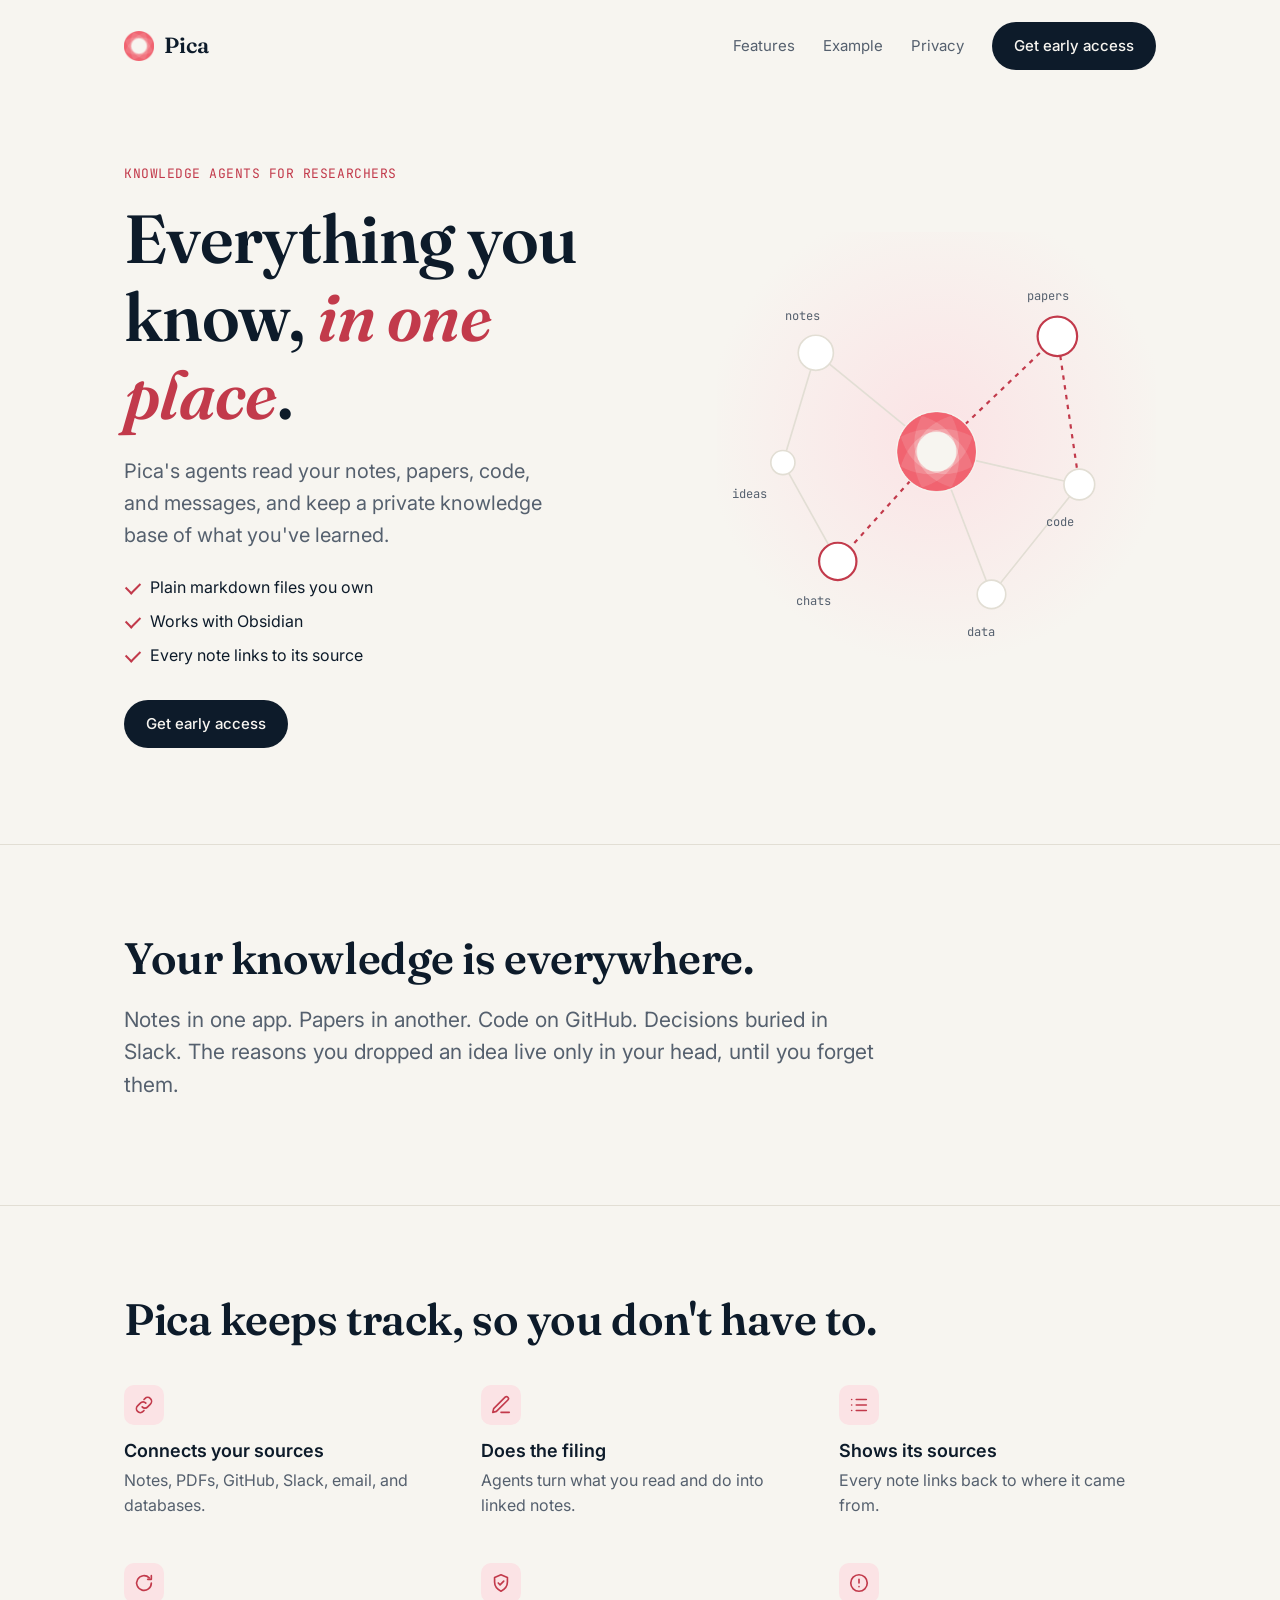
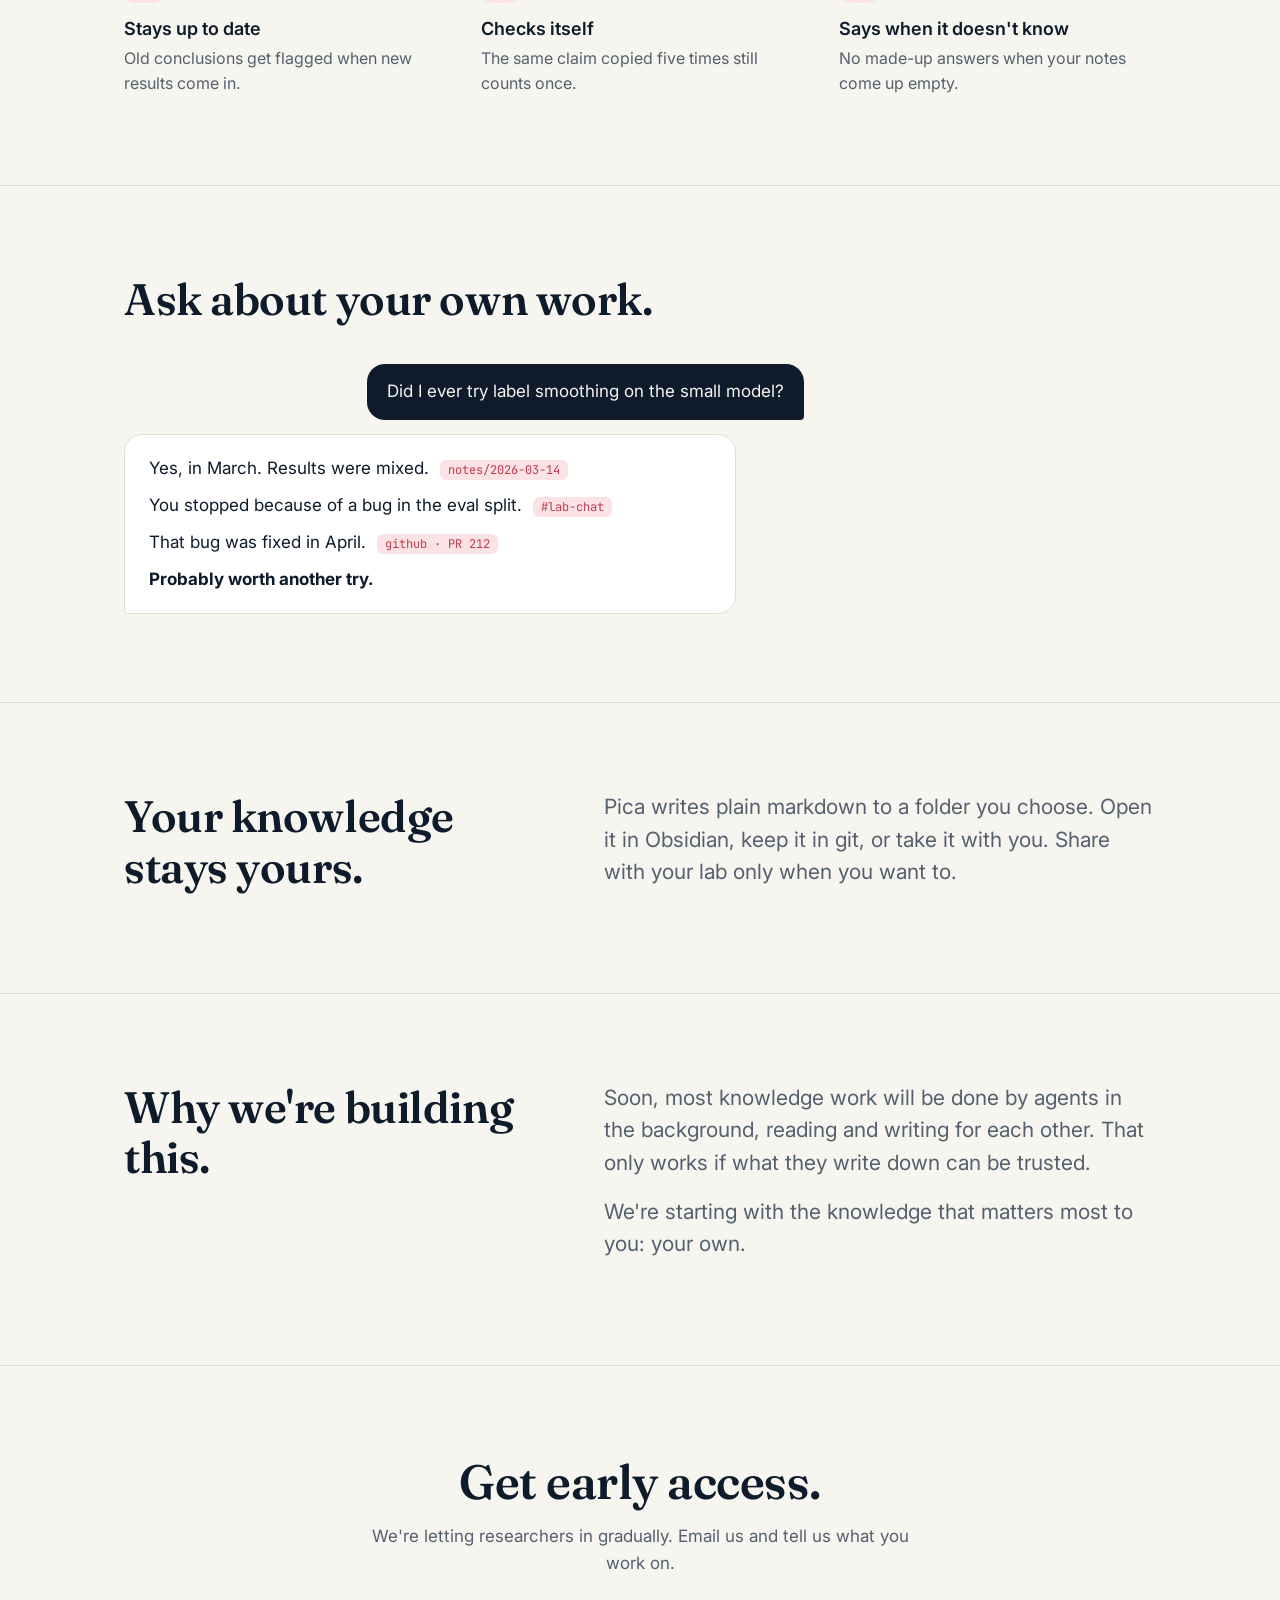
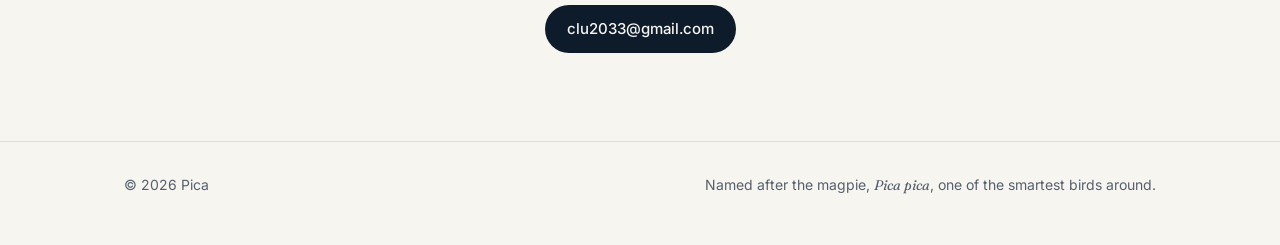
<file: index.html>
<!doctype html>
<html lang="en">
<head>
<meta charset="utf-8">
<meta name="viewport" content="width=device-width, initial-scale=1">
<title>Pica | Knowledge agents for researchers</title>
<meta name="description" content="Pica's agents read your notes, papers, code, and messages, and keep a private knowledge base of what you know.">
<meta property="og:title" content="Pica | Knowledge agents for researchers">
<meta property="og:description" content="A private knowledge base that keeps itself organized.">
<meta property="og:image" content="https://clu5.github.io/pica-landing/assets/logo.png">
<link rel="icon" type="image/png" href="assets/favicon.png">
<link rel="preconnect" href="https://fonts.googleapis.com">
<link rel="preconnect" href="https://fonts.gstatic.com" crossorigin>
<link href="https://fonts.googleapis.com/css2?family=Fraunces:ital,opsz,wght@0,9..144,400;0,9..144,600;1,9..144,400;1,9..144,600&family=Inter:wght@400;500;600&family=JetBrains+Mono:wght@400&display=swap" rel="stylesheet">
<link rel="stylesheet" href="assets/style.css">
</head>
<body>

<header class="wrap">
  <nav>
    <a class="brand" href="#"><img src="assets/logo.png" alt="" width="30" height="30">Pica</a>
    <ul>
      <li><a href="#features">Features</a></li>
      <li><a href="#example">Example</a></li>
      <li><a href="#private">Privacy</a></li>
      <li><a class="btn btn-primary" href="#contact">Get early access</a></li>
    </ul>
  </nav>
</header>

<main>
  <div class="wrap hero">
    <div>
      <div class="mono">Knowledge agents for researchers</div>
      <h1>Everything you know, <em>in one place</em>.</h1>
      <p class="lede">Pica's agents read your notes, papers, code, and messages, and keep a private knowledge base of what you've learned.</p>
      <ul class="ticks">
        <li>Plain markdown files you own</li>
        <li>Works with Obsidian</li>
        <li>Every note links to its source</li>
      </ul>
      <div class="cta"><a class="btn btn-primary" href="#contact">Get early access</a></div>
    </div>
    <div class="graph" aria-hidden="true">
      <svg viewBox="0 0 400 400">
        <line class="edge" x1="200" y1="200" x2="90" y2="110"/>
        <line class="edge hot" x1="200" y1="200" x2="310" y2="95"/>
        <line class="edge" x1="200" y1="200" x2="330" y2="230"/>
        <line class="edge hot" x1="200" y1="200" x2="110" y2="300"/>
        <line class="edge" x1="200" y1="200" x2="250" y2="330"/>
        <line class="edge" x1="90" y1="110" x2="60" y2="210"/>
        <line class="edge hot" x1="310" y1="95" x2="330" y2="230"/>
        <line class="edge" x1="110" y1="300" x2="60" y2="210"/>
        <line class="edge" x1="250" y1="330" x2="330" y2="230"/>
        <circle class="node" cx="90" cy="110" r="16"/>
        <circle class="node hot" cx="310" cy="95" r="18"/>
        <circle class="node" cx="330" cy="230" r="14"/>
        <circle class="node hot" cx="110" cy="300" r="17"/>
        <circle class="node" cx="250" cy="330" r="13"/>
        <circle class="node" cx="60" cy="210" r="11"/>
        <circle cx="200" cy="200" r="37" fill="var(--bg)"/>
        <image href="assets/logo.png" x="164" y="164" width="72" height="72"/>
        <text x="62" y="80">notes</text>
        <text x="282" y="62">papers</text>
        <text x="300" y="268">code</text>
        <text x="72" y="340">chats</text>
        <text x="228" y="368">data</text>
        <text x="14" y="242">ideas</text>
      </svg>
    </div>
  </div>

  <section id="problem">
    <div class="wrap narrow">
      <h2>Your knowledge is everywhere.</h2>
      <p class="big">Notes in one app. Papers in another. Code on GitHub. Decisions buried in Slack. The reasons you dropped an idea live only in your head, until you forget them.</p>
    </div>
  </section>

  <section id="features">
    <div class="wrap">
      <h2 class="h">Pica keeps track, so you don't have to.</h2>
      <div class="feats">
        <div class="feat"><div class="icon"><svg viewBox="0 0 24 24" fill="none" stroke="currentColor" stroke-width="1.8" stroke-linecap="round" stroke-linejoin="round"><path d="M10 14a4 4 0 0 0 6 0l3-3a4 4 0 0 0-6-6l-1 1"/><path d="M14 10a4 4 0 0 0-6 0l-3 3a4 4 0 0 0 6 6l1-1"/></svg></div><h3>Connects your sources</h3><p>Notes, PDFs, GitHub, Slack, email, and databases.</p></div>
        <div class="feat"><div class="icon"><svg viewBox="0 0 24 24" fill="none" stroke="currentColor" stroke-width="1.8" stroke-linecap="round" stroke-linejoin="round"><path d="M12 20h9"/><path d="M16.5 3.5a2.1 2.1 0 0 1 3 3L7 19l-4 1 1-4z"/></svg></div><h3>Does the filing</h3><p>Agents turn what you read and do into linked notes.</p></div>
        <div class="feat"><div class="icon"><svg viewBox="0 0 24 24" fill="none" stroke="currentColor" stroke-width="1.8" stroke-linecap="round" stroke-linejoin="round"><path d="M9 6h11M9 12h11M9 18h11"/><path d="M4 6h.01M4 12h.01M4 18h.01"/></svg></div><h3>Shows its sources</h3><p>Every note links back to where it came from.</p></div>
        <div class="feat"><div class="icon"><svg viewBox="0 0 24 24" fill="none" stroke="currentColor" stroke-width="1.8" stroke-linecap="round" stroke-linejoin="round"><path d="M20 12a8 8 0 1 1-2.3-5.6"/><path d="M20 4v4h-4"/></svg></div><h3>Stays up to date</h3><p>Old conclusions get flagged when new results come in.</p></div>
        <div class="feat"><div class="icon"><svg viewBox="0 0 24 24" fill="none" stroke="currentColor" stroke-width="1.8" stroke-linecap="round" stroke-linejoin="round"><path d="M12 3l7 3v5c0 4.5-3 8-7 10-4-2-7-5.5-7-10V6z"/><path d="M9 12l2 2 4-4"/></svg></div><h3>Checks itself</h3><p>The same claim copied five times still counts once.</p></div>
        <div class="feat"><div class="icon"><svg viewBox="0 0 24 24" fill="none" stroke="currentColor" stroke-width="1.8" stroke-linecap="round" stroke-linejoin="round"><circle cx="12" cy="12" r="9"/><path d="M12 8v4M12 16h.01"/></svg></div><h3>Says when it doesn't know</h3><p>No made-up answers when your notes come up empty.</p></div>
      </div>
    </div>
  </section>

  <section id="example">
    <div class="wrap">
      <h2 class="h">Ask about your own work.</h2>
      <div class="chat">
        <div class="q">Did I ever try label smoothing on the small model?</div>
        <div class="a">
          <p>Yes, in March. Results were mixed. <a class="src">notes/2026-03-14</a></p>
          <p>You stopped because of a bug in the eval split. <a class="src">#lab-chat</a></p>
          <p>That bug was fixed in April. <a class="src">github · PR 212</a></p>
          <p><b>Probably worth another try.</b></p>
        </div>
      </div>
    </div>
  </section>

  <section id="private">
    <div class="wrap split">
      <h2>Your knowledge stays yours.</h2>
      <div>
        <p class="big">Pica writes plain markdown to a folder you choose. Open it in Obsidian, keep it in git, or take it with you. Share with your lab only when you want to.</p>
      </div>
    </div>
  </section>

  <section id="why">
    <div class="wrap split">
      <h2>Why we're building this.</h2>
      <div>
        <p class="big">Soon, most knowledge work will be done by agents in the background, reading and writing for each other. That only works if what they write down can be trusted.</p>
        <p class="big">We're starting with the knowledge that matters most to you: your own.</p>
      </div>
    </div>
  </section>

  <section id="contact">
    <div class="wrap final">
      <h2>Get early access.</h2>
      <p>We're letting researchers in gradually. Email us and tell us what you work on.</p>
      <a class="btn btn-primary" href="mailto:clu2033@gmail.com?subject=Pica%20early%20access">clu2033@gmail.com</a>
    </div>
  </section>
</main>

<footer>
  <div class="wrap">
    <p>© 2026 Pica</p>
    <p>Named after the magpie, <i>Pica pica</i>, one of the smartest birds around.</p>
  </div>
</footer>

</body>
</html>
</file>
<file: assets/style.css>
:root {
    --bg: #f7f5f0;
    --surface: #ffffff;
    --ink: #0d1b2a;
    --muted: #55606e;
    --line: #e2ded4;
    --accent: #c23a4b;
    --accent-ink: #ffffff;
    --glow: #fbe3e5;
  }
  @media (prefers-color-scheme: dark) {
    :root {
      --bg: #0b1320;
      --surface: #111c2c;
      --ink: #eef1f4;
      --muted: #9aa6b5;
      --line: #1f2c3f;
      --accent: #f4838f;
      --accent-ink: #2a0a0f;
      --glow: #3a1a24;
    }
  }
  * { box-sizing: border-box; }
  html { scroll-behavior: smooth; }
  body {
    margin: 0; background: var(--bg); color: var(--ink);
    font: 17px/1.6 Inter, system-ui, -apple-system, sans-serif;
    -webkit-font-smoothing: antialiased;
  }
  a { color: inherit; }
  .wrap { max-width: 1080px; margin: 0 auto; padding: 0 24px; }
  h1, h2, h3 { font-family: Fraunces, Georgia, serif; font-weight: 600; letter-spacing: -0.01em; line-height: 1.15; margin: 0; }
  .mono { font-family: "JetBrains Mono", ui-monospace, monospace; font-size: 13px; letter-spacing: .04em; text-transform: uppercase; color: var(--accent); }

  /* nav */
  nav { display: flex; align-items: center; justify-content: space-between; padding: 22px 0; }
  .brand { display: flex; align-items: center; gap: 10px; text-decoration: none; font-family: Fraunces, serif; font-size: 22px; font-weight: 600; }
  .brand img { width: 30px; height: 30px; }
  nav ul { list-style: none; display: flex; gap: 28px; margin: 0; padding: 0; font-size: 15px; }
  nav ul a { text-decoration: none; color: var(--muted); }
  nav ul a:hover { color: var(--ink); }

  /* buttons */
  .btn { display: inline-block; padding: 12px 22px; border-radius: 999px; font-weight: 500; font-size: 15px; text-decoration: none; transition: transform .15s, opacity .15s; }
  .btn:hover { transform: translateY(-1px); }
  .btn-primary { background: var(--ink); color: var(--bg); }
  .btn-ghost { border: 1px solid var(--line); color: var(--ink); }

  /* hero */
  .hero { padding-top: 72px; padding-bottom: 96px; display: grid; grid-template-columns: 1.1fr .9fr; gap: 56px; align-items: center; }
  .hero h1 { font-size: clamp(40px, 6vw, 68px); margin: 14px 0 22px; }
  .hero h1 em { font-style: italic; color: var(--accent); }
  .hero p.lede { font-size: 20px; color: var(--muted); max-width: 34ch; margin: 0 0 32px; }
  .cta { display: flex; gap: 12px; flex-wrap: wrap; }

  /* graph visual */
  .graph { position: relative; aspect-ratio: 1; border-radius: 28px; background: radial-gradient(circle at 50% 45%, var(--glow), transparent 70%); }
  .graph svg { width: 100%; height: 100%; }
  .graph .edge { stroke: var(--line); stroke-width: 1.5; }
  .graph .edge.hot { stroke: var(--accent); stroke-width: 2; stroke-dasharray: 4 5; animation: flow 3s linear infinite; }
  .graph .node { fill: var(--surface); stroke: var(--line); stroke-width: 1.5; }
  .graph .node.hot { stroke: var(--accent); stroke-width: 2; }
  .graph text { font: 11px "JetBrains Mono", monospace; fill: var(--muted); }
  @keyframes flow { to { stroke-dashoffset: -36; } }
  @media (prefers-reduced-motion: reduce) { .graph .edge.hot { animation: none; } }

  /* sections */
  section { padding: 88px 0; border-top: 1px solid var(--line); }
  .section-head { max-width: 640px; margin-bottom: 48px; }
  .section-head h2 { font-size: clamp(30px, 4vw, 42px); margin-top: 10px; }
  .section-head p { color: var(--muted); font-size: 18px; margin: 16px 0 0; }

  .grid3 { display: grid; grid-template-columns: repeat(3, 1fr); gap: 20px; }
  .card { background: var(--surface); border: 1px solid var(--line); border-radius: 18px; padding: 28px; }
  .card h3 { font-size: 22px; margin: 14px 0 10px; }
  .card p { color: var(--muted); margin: 0; font-size: 16px; }
  .icon { width: 40px; height: 40px; border-radius: 10px; display: grid; place-items: center; background: var(--glow); color: var(--accent); }
  .icon svg { width: 22px; height: 22px; }

  /* steps */
  .steps { display: grid; grid-template-columns: repeat(4, 1fr); gap: 0; counter-reset: s; }
  .step { padding: 0 24px 0 0; position: relative; }
  .step::before { counter-increment: s; content: "0" counter(s); font-family: "JetBrains Mono", monospace; font-size: 13px; color: var(--accent); display: block; padding-bottom: 14px; margin-bottom: 18px; border-bottom: 1px solid var(--line); }
  .step h3 { font-size: 20px; margin-bottom: 8px; }
  .step p { color: var(--muted); margin: 0; font-size: 15.5px; }

  /* research */
  .grid2 { display: grid; grid-template-columns: 1fr 1fr; gap: 20px; }
  .insight { background: var(--surface); border: 1px solid var(--line); border-radius: 18px; padding: 28px 28px 30px; }
  .insight .tag { font-family: "JetBrains Mono", monospace; font-size: 12px; letter-spacing: .04em; text-transform: uppercase; color: var(--muted); }
  .insight h3 { font-size: 22px; margin: 10px 0 10px; }
  .insight p { color: var(--muted); margin: 0; font-size: 16px; }
  .insight p + p { margin-top: 12px; color: var(--ink); }

  /* quote-ish block */
  .why { display: grid; grid-template-columns: 1fr 1fr; gap: 56px; align-items: start; }
  .why blockquote { margin: 0; font-family: Fraunces, serif; font-size: clamp(24px, 3vw, 32px); line-height: 1.3; }
  .why blockquote span { color: var(--accent); }
  .why ul { margin: 0; padding: 0; list-style: none; }
  .why li { padding: 16px 0; border-bottom: 1px solid var(--line); color: var(--muted); }
  .why li strong { color: var(--ink); font-weight: 600; display: block; margin-bottom: 2px; }

  /* cta block */
  .final { text-align: center; }
  .final h2 { font-size: clamp(32px, 4.5vw, 48px); max-width: 18ch; margin: 12px auto 18px; }
  .final p { color: var(--muted); max-width: 52ch; margin: 0 auto 32px; }

  footer { border-top: 1px solid var(--line); padding: 32px 0 48px; color: var(--muted); font-size: 14px; }
  footer .wrap { display: flex; justify-content: space-between; gap: 16px; flex-wrap: wrap; }
  footer p { margin: 0; }
  footer i { font-family: Fraunces, serif; }

  @media (max-width: 860px) {
    .hero { grid-template-columns: 1fr; padding-top: 40px; padding-bottom: 64px; gap: 32px; }
    .graph { max-width: 420px; margin: 0 auto; width: 100%; }
    .grid3, .grid2, .why { grid-template-columns: 1fr; }
    .steps { grid-template-columns: 1fr 1fr; gap: 36px 0; }
    nav ul { gap: 18px; }
    section { padding: 64px 0; }
  }
  @media (max-width: 520px) {
    .wrap { padding: 0 16px; }
    .steps { grid-template-columns: 1fr; }
    nav ul li:last-child { display: none; }
  }

/* multi-page */
nav ul a.active { color: var(--ink); }
.page-hero { padding-top: 64px; padding-bottom: 72px; }
.page-hero > * { max-width: 820px; }
.page-hero h1 { font-size: clamp(38px, 5.5vw, 60px); margin: 14px 0 22px; }
.page-hero h1 em { font-style: italic; color: var(--accent); }
.page-hero p { font-size: 20px; color: var(--muted); margin: 0; max-width: 60ch; }
.prose { max-width: 720px; }
.prose p { color: var(--muted); font-size: 18px; margin: 0 0 18px; }
.prose p strong { color: var(--ink); font-weight: 600; }
.question { font-family: Fraunces, Georgia, serif; font-size: clamp(24px, 3vw, 32px); line-height: 1.3; margin: 8px 0 0; max-width: 30ch; }
.question span { color: var(--accent); }
.thrusts { display: grid; gap: 0; }
.thrust { display: grid; grid-template-columns: 120px 1fr 1fr; gap: 32px; padding: 36px 0; border-top: 1px solid var(--line); }
.thrust:last-child { border-bottom: 1px solid var(--line); }
.thrust .num { font-family: "JetBrains Mono", monospace; font-size: 13px; color: var(--accent); padding-top: 6px; }
.thrust h3 { font-size: 26px; }
.thrust p { color: var(--muted); margin: 0 0 12px; font-size: 16.5px; }
.thrust p.q { color: var(--ink); }
.pubs { list-style: none; margin: 0; padding: 0; max-width: 820px; }
.pubs li { padding: 18px 0; border-bottom: 1px solid var(--line); }
.pubs .t { font-weight: 600; display: block; }
.pubs .m { color: var(--muted); font-size: 15px; }
.more { display: inline-block; margin-top: 36px; font-weight: 500; color: var(--accent); text-decoration: none; }
.more:hover { text-decoration: underline; }
.person { display: grid; grid-template-columns: 1fr 2fr; gap: 48px; align-items: start; }
.person h3 { font-size: 28px; }
.person .role { color: var(--accent); font-family: "JetBrains Mono", monospace; font-size: 13px; text-transform: uppercase; letter-spacing: .04em; margin-top: 8px; }
@media (max-width: 860px) {
  .thrust { grid-template-columns: 1fr; gap: 12px; }
  .person { grid-template-columns: 1fr; gap: 16px; }
  .page-hero { padding-top: 32px; padding-bottom: 48px; }
}
.final .email { font-family: "JetBrains Mono", ui-monospace, monospace; font-size: 18px; margin: -12px auto 28px; }
.final .email a { color: var(--accent); }
footer a { color: inherit; }
.magpie { margin: 0; }
.magpie img { width: 100%; height: auto; display: block; border-radius: 20px; border: 1px solid var(--line); }
.magpie figcaption { color: var(--muted); font-size: 13px; margin-top: 10px; }
.magpie figcaption a { color: inherit; }
.magpie-strip { display: grid; grid-template-columns: 1.1fr .9fr; gap: 56px; align-items: center; }
.magpie-strip h2 { font-size: clamp(28px, 3.5vw, 38px); margin: 10px 0 16px; }
.magpie-strip p { color: var(--muted); font-size: 18px; margin: 0; }
.magpie-strip .more { margin-top: 24px; }
@media (max-width: 860px) { .magpie-strip { grid-template-columns: 1fr; gap: 28px; } }
.page-hero + .wrap { padding-bottom: 72px; }
.trace { background: var(--surface); border: 1px solid var(--line); border-radius: 18px; overflow: hidden; max-width: 860px; }
.trace-row { display: grid; grid-template-columns: 140px 1fr; gap: 20px; padding: 16px 24px; border-bottom: 1px solid var(--line); color: var(--muted); font-size: 16px; }
.trace-row:last-child { border-bottom: 0; }
.trace-row .k { font-family: "JetBrains Mono", monospace; font-size: 12px; text-transform: uppercase; letter-spacing: .04em; color: var(--muted); padding-top: 3px; }
.trace-row b { color: var(--ink); font-weight: 600; }
.trace-row.hl { background: var(--glow); color: var(--ink); }
.trace-row.hl .k { color: var(--accent); }
.note { color: var(--muted); font-size: 13px; margin: 12px 0 0; }
@media (max-width: 520px) { .trace-row { grid-template-columns: 1fr; gap: 4px; padding: 14px 18px; } }
.grid4 { display: grid; grid-template-columns: repeat(4, 1fr); gap: 20px; }
.grid4 .card h3, .grid3 .card h3 { font-size: 21px; }
.tight h3 { font-size: 24px; margin-bottom: 6px; }
.tight p { color: var(--muted); margin: 0; }
.tight > div { border-top: 2px solid var(--accent); padding-top: 18px; }
.final .email { margin: 0 auto; font-size: 20px; }
section { padding: 72px 0; }
.section-head { margin-bottom: 36px; }
@media (max-width: 860px) { .grid4 { grid-template-columns: 1fr 1fr; } }
@media (max-width: 520px) { .grid4 { grid-template-columns: 1fr; } }
.compare { border: 1px solid var(--line); border-radius: 18px; overflow: hidden; background: var(--surface); }
.crow { display: grid; grid-template-columns: 120px 1fr 1fr 1.3fr; border-bottom: 1px solid var(--line); }
.crow:last-child { border-bottom: 0; }
.crow > span { padding: 14px 18px; font-size: 15px; color: var(--muted); }
.crow > span:first-child { font-family: "JetBrains Mono", monospace; font-size: 12px; text-transform: uppercase; letter-spacing: .04em; padding-top: 17px; }
.crow .us { background: var(--glow); color: var(--ink); font-weight: 500; }
.chead > span { font-weight: 600; color: var(--ink); font-size: 14px; }
.chead .us { color: var(--accent); }
@media (max-width: 720px) {
  .crow { grid-template-columns: 1fr; }
  .crow > span { padding: 6px 18px; }
  .crow > span:first-child { padding-top: 14px; color: var(--accent); }
  .crow > span:not(:first-child)::before { font-family: "JetBrains Mono", monospace; font-size: 11px; text-transform: uppercase; color: var(--muted); display: block; }
  .crow > span:nth-child(2)::before { content: "Search & RAG"; }
  .crow > span:nth-child(3)::before { content: "Agent memory"; }
  .crow > span:nth-child(4)::before { content: "Pica"; color: var(--accent); }
  .crow > span:last-child { padding-bottom: 14px; }
  .chead { display: none; }
}

/* v4: personal knowledge, simpler layout */
nav ul { align-items: center; }
section { padding: 88px 0; }
h2.h, .narrow h2, .split h2 { font-size: clamp(30px, 4vw, 44px); margin-bottom: 40px; }
.narrow > * { max-width: 760px; }
.narrow h2 { margin-bottom: 20px; }
p.big { font-size: 21px; line-height: 1.55; color: var(--muted); margin: 0 0 16px; }
.ticks { list-style: none; padding: 0; margin: -8px 0 32px; display: grid; gap: 8px; }
.ticks li { padding-left: 26px; position: relative; color: var(--ink); font-size: 16px; }
.ticks li::before { content: ""; position: absolute; left: 2px; top: 7px; width: 12px; height: 7px; border-left: 2px solid var(--accent); border-bottom: 2px solid var(--accent); transform: rotate(-45deg); }
.feats { display: grid; grid-template-columns: repeat(3, 1fr); gap: 44px 40px; }
.feat h3 { font-family: Inter, sans-serif; font-size: 18px; font-weight: 600; margin: 16px 0 6px; letter-spacing: 0; }
.feat p { color: var(--muted); margin: 0; font-size: 16px; }
.chat { max-width: 680px; display: grid; gap: 14px; }
.chat .q { justify-self: end; background: var(--ink); color: var(--bg); padding: 14px 20px; border-radius: 18px 18px 4px 18px; font-size: 17px; max-width: 85%; }
.chat .a { background: var(--surface); border: 1px solid var(--line); padding: 20px 24px; border-radius: 18px 18px 18px 4px; max-width: 90%; }
.chat .a p { margin: 0 0 10px; font-size: 17px; }
.chat .a p:last-child { margin: 0; }
.chat .src { font-family: "JetBrains Mono", monospace; font-size: 12px; color: var(--accent); background: var(--glow); padding: 2px 8px; border-radius: 6px; margin-left: 6px; white-space: nowrap; }
.split { display: grid; grid-template-columns: 1fr 1.3fr; gap: 56px; align-items: start; }
.split h2 { margin: 0; }
.final h2 { margin: 0 auto 14px; }
.final p { margin-bottom: 28px; }
@media (max-width: 860px) {
  .feats { grid-template-columns: 1fr 1fr; gap: 32px 24px; }
  .split { grid-template-columns: 1fr; gap: 16px; }
  section { padding: 64px 0; }
}
@media (max-width: 520px) {
  .feats { grid-template-columns: 1fr; }
  p.big { font-size: 18px; }
  .chat .q, .chat .a { max-width: 100%; }
}
</file>
